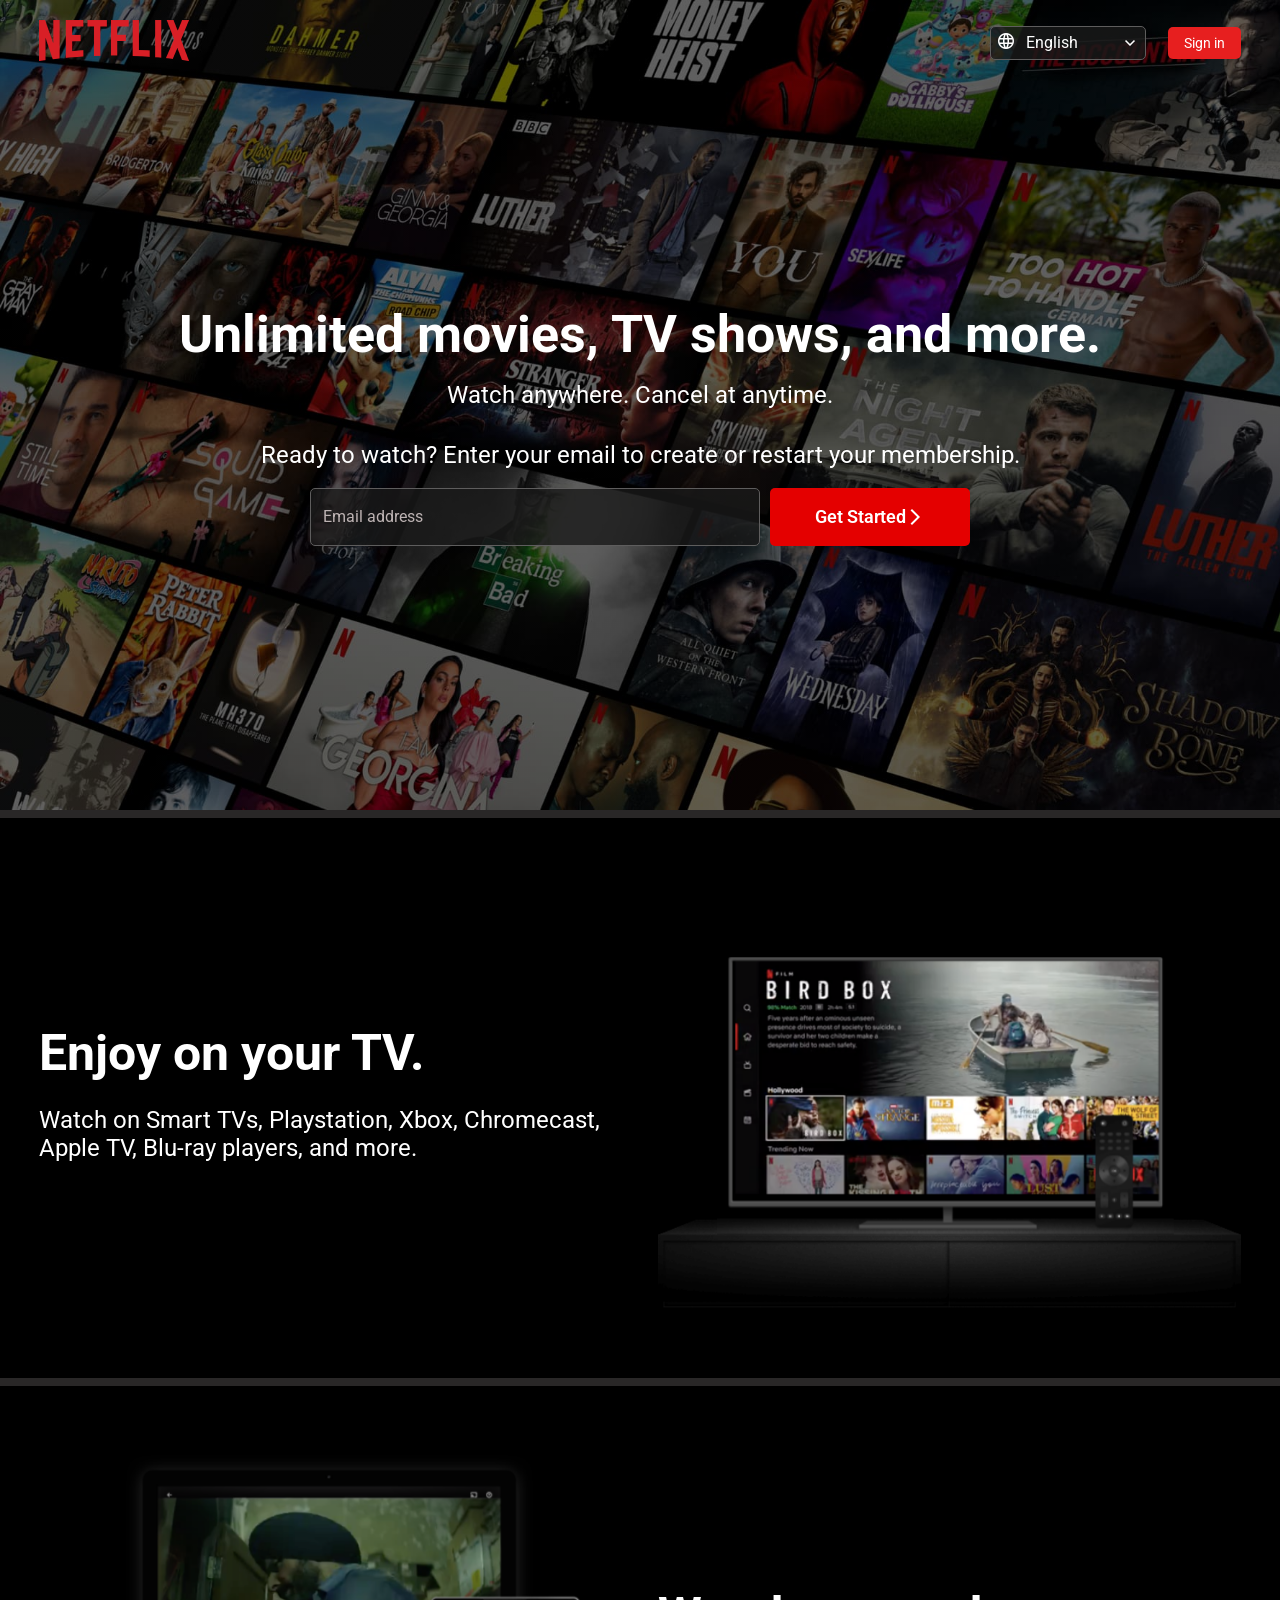
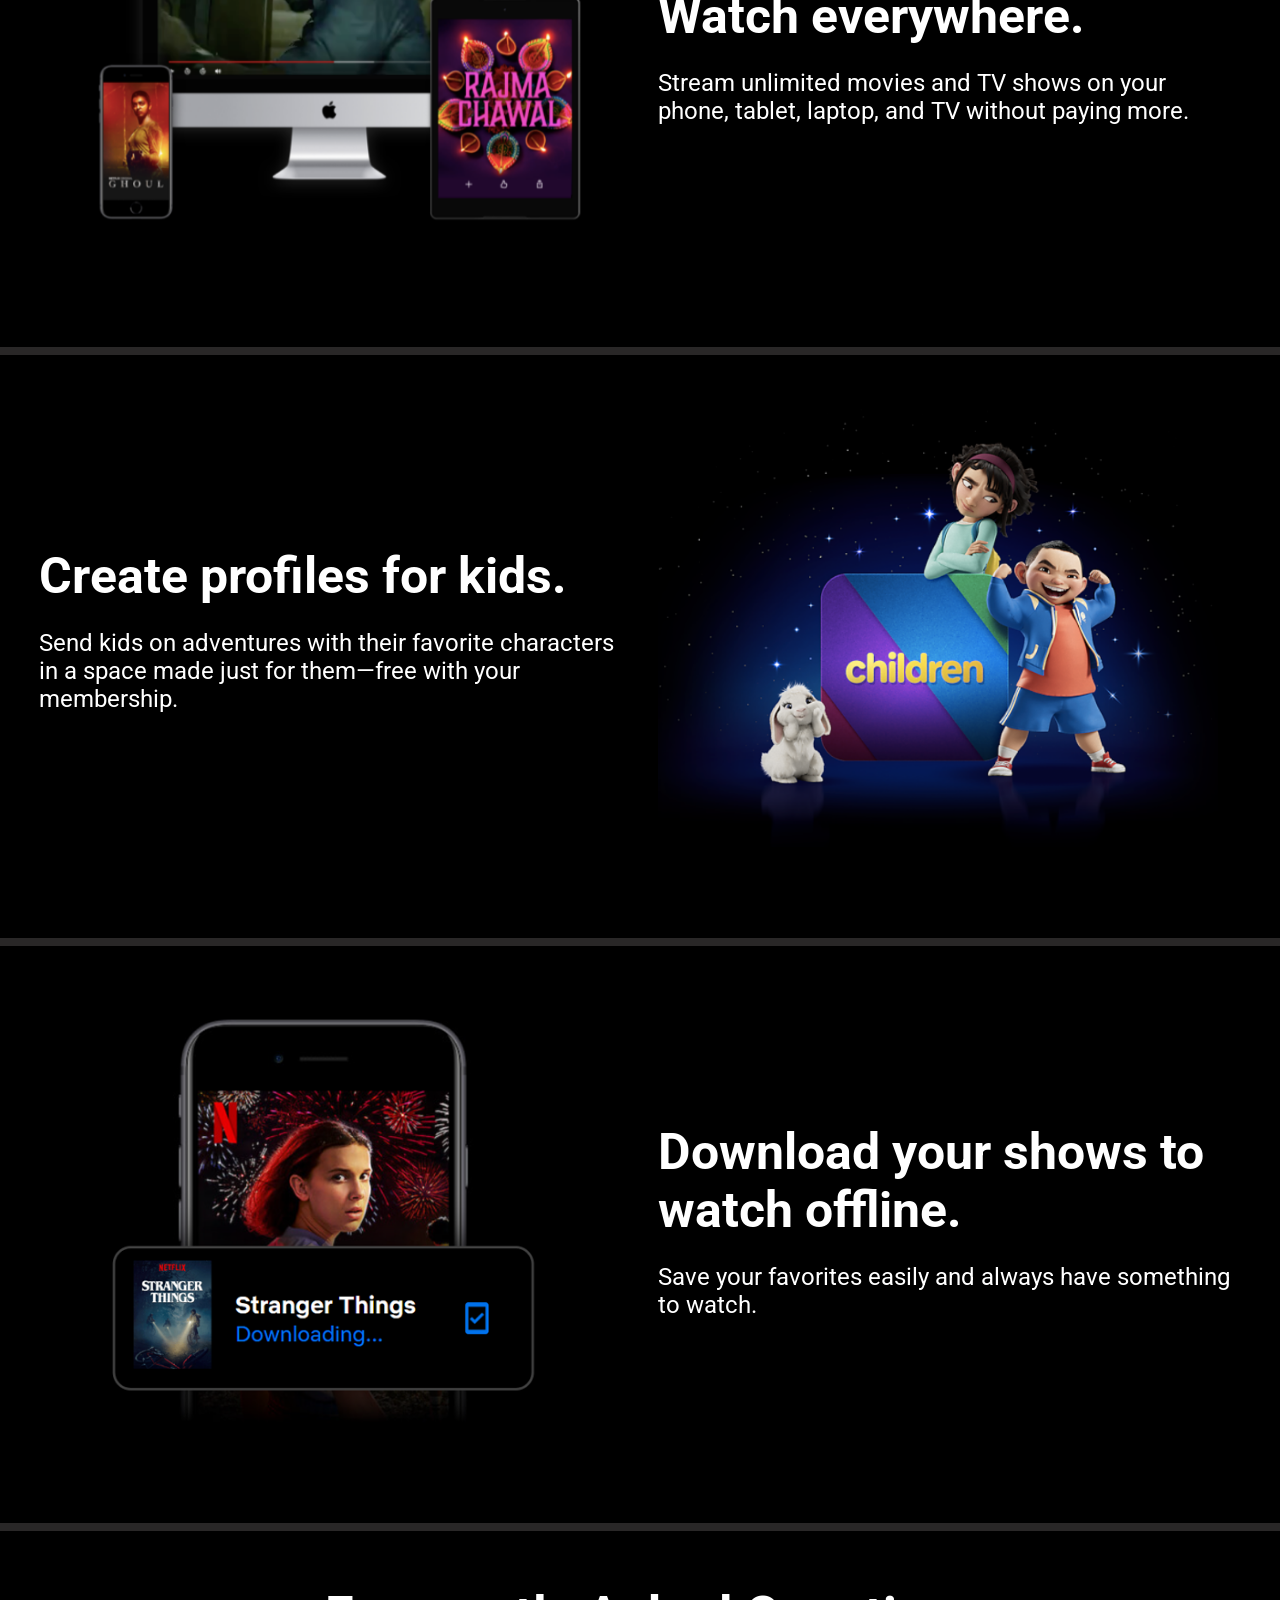
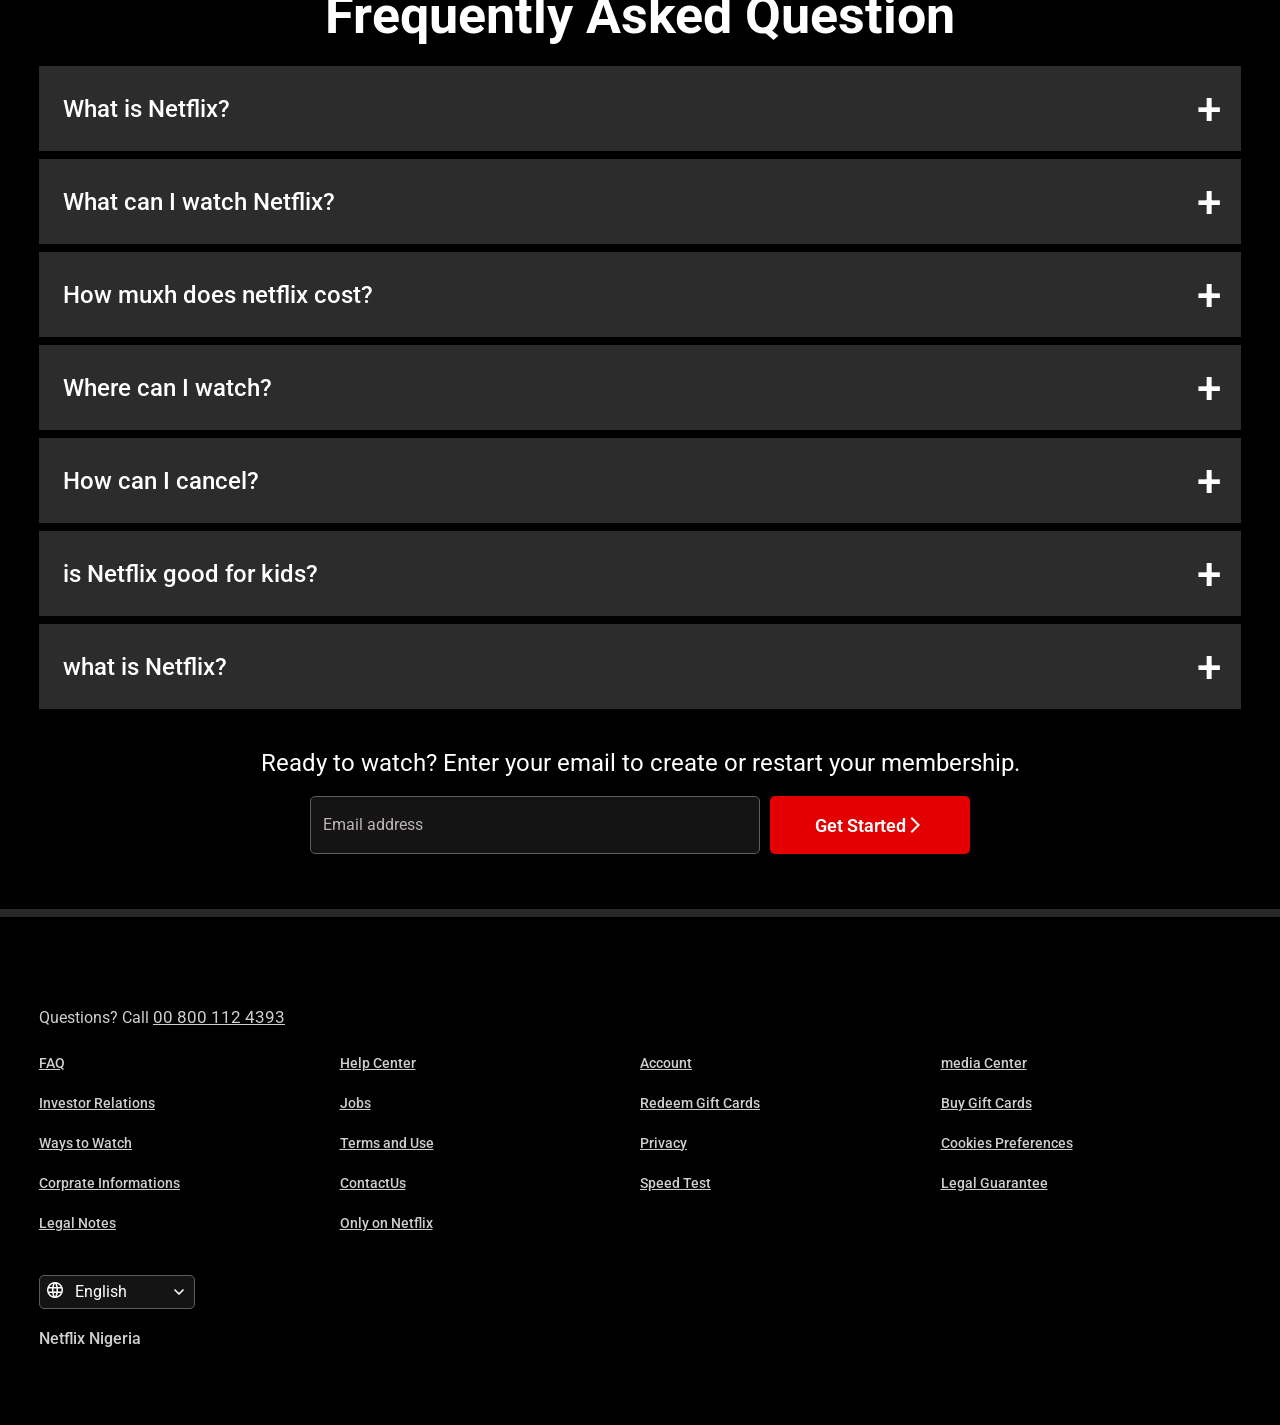
<file: netflix website/index.html>
<!DOCTYPE html>
<html lang="en">
<head>
    <meta charset="UTF-8">
    <meta http-equiv="X-UA-Compatible" content="IE=edge">
    <meta name="viewport" content="width=device-width, initial-scale=1.0">

    <!-- google fonts -->
    <link rel="preconnect" href="https://fonts.googleapis.com">
    <link rel="preconnect" href="https://fonts.gstatic.com" crossorigin>
    <link href="https://fonts.googleapis.com/css2?family=Roboto:wght@300;400;900&display=swap" rel="stylesheet">
    
    <link rel="stylesheet" href="https://fonts.googleapis.com/css2?family=Material+Symbols+Outlined:opsz,wght,FILL,GRAD@20..48,100..700,0..1,-50..200" />

    <style>
        @import url('https://fonts.googleapis.com/css2?family=Roboto:wght@300;900&display=swap');
    </style>

    <link rel="stylesheet" href="style.css">
    <title>Netflix demo website</title>
</head>
<body>
    
    <!-- section 1 -->

    <div class="header">

        <div class="wrapper-1">

            <div class="nav">

                <div class="nav-logo">
                   <a href=""><img src="img/netflix.png" alt=""></a> 
                </div>
                <div class="nav-form">

                    <div class="select-language">
                        <div class="language-icon">
                            <span class="material-symbols-outlined">
                                language
                            </span>
                        </div>
                        <select name="language" id="language">
                            <option value="english">English</option>
                            <option value="nigeria">Nigerian</option>
                        </select>
                        <span class="material-symbols-outlined">
                            keyboard_arrow_down
                        </span>
                    </div>

                    <a class="sign-in" href="sign-in.html" >Sign in</a>

                </div>

            </div>
    
            <div class="flex-container-1">

                <div class="main">
    
                    <div class="text">
                        <h1>Unlimited movies, TV shows, and more.</h1>
                        <p>Watch anywhere. Cancel at anytime.</p>
                        <p>Ready to watch? Enter your email to create or restart your membership.</p>
                    </div>

                    <div class="form">
                        <input type="email" placeholder="Email address" required>
                        <div class="get btn">
                            <a href="#">Get Started</a>
                            <span class="material-symbols-outlined">
                                arrow_forward_ios
                            </span>
                        </div>
                    </div>

                </div>

            </div>

        </div>

    </div>


    <!-- section 2 -->

    <div class="section-2">
        
        <div class="wrapper-1">

            <div class="flex-container-2">

                <div class="text">
                    <h1>Enjoy on your TV.</h1>
                    <p>Watch on Smart TVs, Playstation, Xbox, Chromecast, Apple TV, Blu-ray players, and more.</p>
               </div>
               <div class="img">
                    <img src="img/tv.png" alt="">
               </div>
            </div>
            
        </div>
       
    </div>


    <!-- section 3 -->

    <div class="section-3">
        
        <div class="wrapper-1">
            
            <div class="flex-container-2">

                <div class="text">
                    <h1>Watch everywhere.</h1>
                    <p>Stream unlimited movies and TV shows on your phone, tablet, laptop, and TV without paying more.</p>
               </div>
               <div class="img">
                    <img src="img/device-pile.png" alt="">
               </div>
            </div>
            
        </div>
       
    </div>


    <!-- section 4 -->

    <div class="section-4">
        
        <div class="wrapper-1">

            <div class="flex-container-2">

                <div class="text">
                    <h1>Create profiles for kids.</h1>
                    <p>Send kids on adventures with their favorite characters in a space made just for them—free with your membership.</p>
               </div>
               <div class="img">
                    <img src="img/kids.png" alt="">
               </div>
            </div>

        </div>
       
    </div>


    <!-- section 5 -->
    
    <div class="section-5">

        <div class="wrapper-1">

            <div class="flex-container-2">

                <div class="text">
                    <h1>Download your shows to watch offline.</h1>
                    <p>Save your favorites easily and always have something to watch.</p>
               </div>
               <div class="img">
                    <img src="img/phone.png" alt="">
               </div>
            </div>

        </div>
       
    </div>


    <!--------------------- section 6--------------------- -->

    <div class="section-6">
        
        <div class="wrapper-1">

            <div class="flex-container-2">

                <h1>Frequently Asked Question</h1>

                <div class="faq">
                    <ul class="accordion">
                        <li>
                            <input type="checkbox" name="accordion" id="first">
                            <label for="first">What is Netflix?</label>
                            <div class="content">
                                <p>
                                    Netflix is a streaming service that offers a wide variety of award-winning TV programmes, films, anime, documentaries and more - on thousands of internet-connected devices. <br> <br>

                                    You can watch as much as you want, whenever you want, without a single advert - all for one low monthly price. There's always something new to discover, and new TV programmes and films are added every week!
                                </p>
                            </div>
                        </li>
                        <li>
                            <input type="checkbox" name="accordion" id="second">
                            <label for="second">What can I watch Netflix?</label>
                            <div class="content">
                                <p>
                                    Netflix has an extensive library of feature films, documentaries, TV programmes, anime, award-winning Netflix originals and more. Watch as much as you want, anytime you want. <br> <br>
                                    <a href="#">Check out some of our content.</a>
                                </p>
                            </div>
                        </li>
                        <li>
                            <input type="checkbox" name="accordion" id="third">
                            <label for="third">How muxh does netflix cost?</label>
                            <div class="content">
                                <p>
                                    Watch Netflix on your smartphone, tablet, smart TV, laptop or streaming device, all for one fixed monthly fee. Plans range from €7,99 to €15,99 a month. No extra costs, no contracts.
                                </p>
                            </div>
                        </li>
                        <li>
                            <input type="checkbox" name="accordion" id="forth">
                            <label for="forth">Where can I watch?</label>
                            <div class="content">
                                <p>
                                    Watch anywhere, anytime. Sign in with your Netflix account to watch instantly on the web at netflix.com from your personal computer or on any internet-connected device that offers the Netflix app, including smart TVs, smartphones, tablets, streaming media players and game consoles. <br> <br>

                                    You can also download your favourite programmes with the iOS, Android, or Windows 10 app. Use downloads to watch while you're on the go and without an internet connection. Take Netflix with you anywhere.
                                </p>
                            </div>
                        </li>
                        <li>
                            <input type="checkbox" name="accordion" id="fifth">
                            <label for="fifth">How can I cancel?</label>
                            <div class="content">
                                <p>
                                    Netflix is flexible. There are no annoying contracts and no commitments. You can easily cancel your account online in two clicks. There are no cancellation fees - start or stop your account at any time.
                                </p>
                            </div>
                        </li>
                        <li>
                            <input type="checkbox" name="accordion" id="sixth">
                            <label for="sixth">is Netflix good for kids?</label>
                            <div class="content">
                                <p>
                                    The Netflix Children's experience is included in your membership to give parents control while children enjoy family-friendly TV programmes and films in their own space. <br> <br>

                                    Children's profiles come with PIN-protected parental controls that let you restrict the maturity rating of content children can watch and block specific titles you don't want children to see.
                                </p>
                            </div>
                        </li>
                        <li>
                            <input type="checkbox" name="accordion" id="seventh">
                            <label for="seventh">what is Netflix?</label>
                            <div class="content">
                                <p>
                                    Netflix has an extensive library of feature films, documentaries, TV programmes, anime, award-winning Netflix originals and more. Watch as much as you want, anytime you want. <br> <br>
                                    <a href="#">Check out some of our content.</a>
                                </p>
                            </div>
                        </li>
                    </ul>

                    <p class="text">Ready to watch? Enter your email to create or restart your membership.</p>
    
                    <div class="form">
                        <input type="text" placeholder="Email address">
                        <div class="get btn">
                            <a href="#">Get Started</a>
                            <span class="material-symbols-outlined">
                                arrow_forward_ios
                            </span>
                        </div>
                    </div>

                </div>

            </div>

        </div>

    </div>

    <!-- -------------------FOOTER------------- -->

    <div class="footer">

        <div class="wrapper-1">

            <div class="flex-container-3">

                <p class="call">Questions? Call <a href="#">00 800 112 4393</a></p>
                
                <ul class="links">
                    <li><a href="#">FAQ</a></li>
                    <li><a href="#">Help Center</a></li>
                    <li><a href="#">Account</a></li>
                    <li><a href="#">media Center</a></li>
                    <li><a href="#">Investor Relations</a></li>
                    <li><a href="#">Jobs</a></li>
                    <li><a href="#">Redeem Gift Cards</a></li>
                    <li><a href="#">Buy Gift Cards</a></li>
                    <li><a href="#">Ways to Watch</a></li>
                    <li><a href="#">Terms and Use</a></li>
                    <li><a href="#">Privacy</a></li>
                    <li><a href="#">Cookies Preferences</a></li>
                    <li><a href="#">Corprate Informations</a></li>
                    <li><a href="#">ContactUs</a></li>
                    <li><a href="#">Speed Test</a></li>
                    <li><a href="#">Legal Guarantee</a></li>
                    <li><a href="#">Legal Notes</a></li>
                    <li><a href="#">Only on Netflix</a></li>
                </ul>

                <div class="select-language">
                    <div class="language-icon">
                        <span class="material-symbols-outlined">
                            language
                        </span>
                    </div>
                    <select name="language" id="language">
                        <option value="english">English</option>
                        <option value="nigeria">Nigerian</option>
                    </select>
                    <span class="material-symbols-outlined">
                        keyboard_arrow_down
                    </span>
                </div>

                
                <p class="netflix-nig">Netflix Nigeria</p>

            </div>

        </div>

    </div>

</body>
</html>
</file>
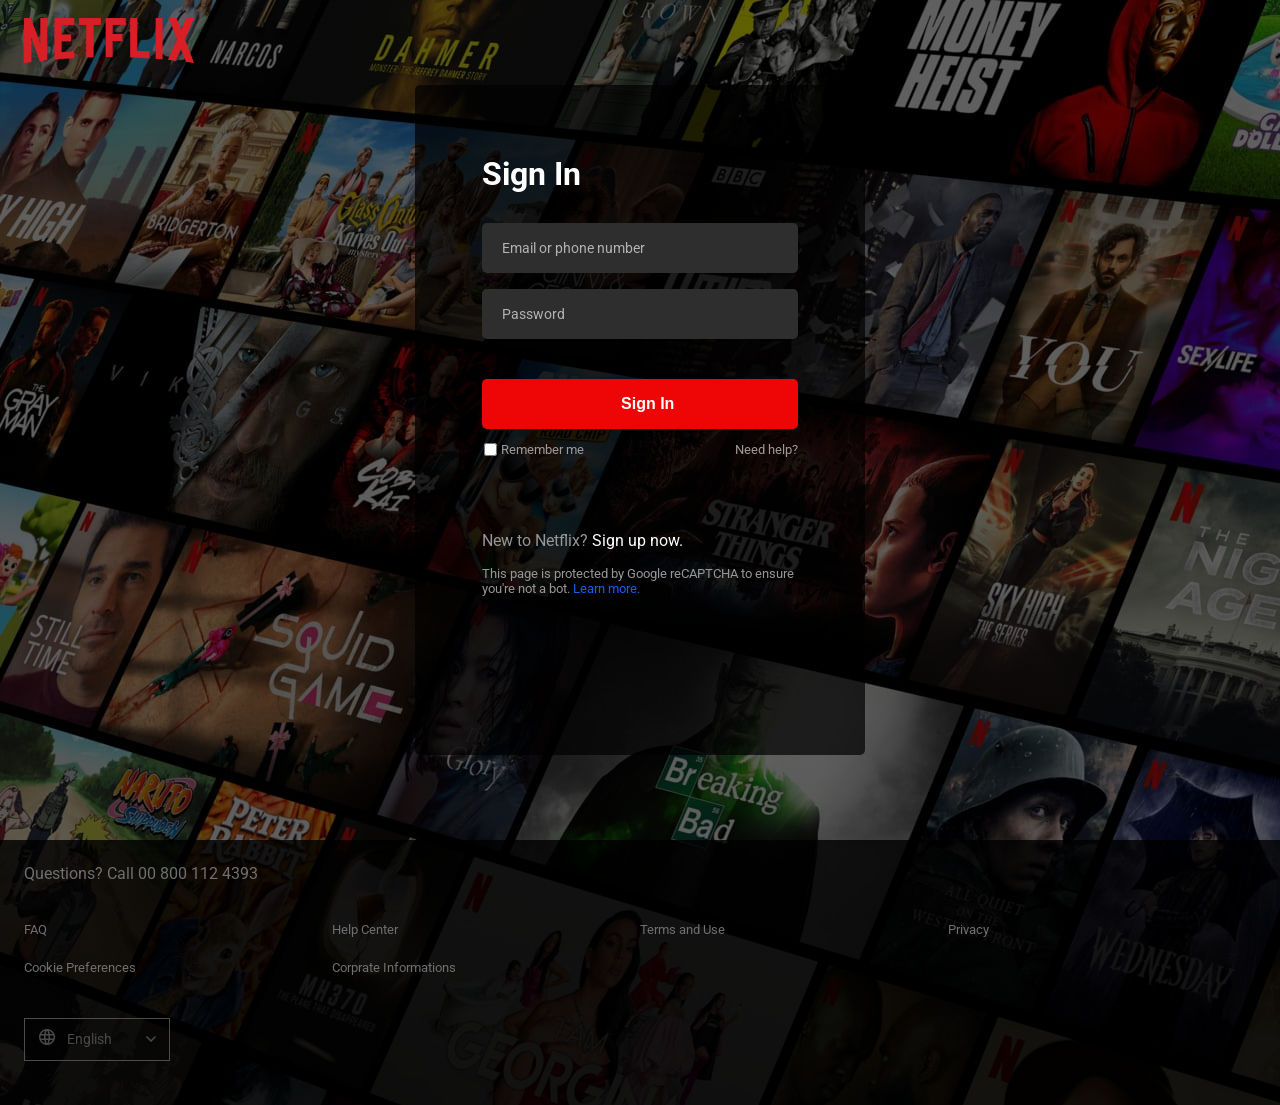
<file: netflix website/sign-in.html>
<!DOCTYPE html>
<html lang="en">
<head>
    <meta charset="UTF-8">
    <meta http-equiv="X-UA-Compatible" content="IE=edge">
    <meta name="viewport" content="width=device-width, initial-scale=1.0">

    <!-- google fonts -->
    <link rel="preconnect" href="https://fonts.googleapis.com">
    <link rel="preconnect" href="https://fonts.gstatic.com" crossorigin>
    <link href="https://fonts.googleapis.com/css2?family=Roboto:wght@300;400;900&display=swap" rel="stylesheet">
    
    <link rel="stylesheet" href="https://fonts.googleapis.com/css2?family=Material+Symbols+Outlined:opsz,wght,FILL,GRAD@20..48,100..700,0..1,-50..200" />

    <style>
        @import url('https://fonts.googleapis.com/css2?family=Roboto:wght@300;900&display=swap');
    </style>

    <link rel="stylesheet" href="sign-in.css">
    <title>Netflix demo website</title>
</head>
<body>
    
    <div class="section-1">

        <div class="wrapper-1">

            <div class="nav">

                <div class="nav-logo">
                    <a href="index.html"><img src="img/netflix.png" alt=""></a> 
                </div>

            </div>

            <div class="form-container">

                <div class="form">

                    <h1>Sign In</h1>
                    <form action="get">
                        <input class="fill" type="email" name="email" id="email" placeholder="Email or phone number">
                        <input class="fill" type="password" name="password" id="password" placeholder="Password">
                        <input class="sign-in" type="submit" name="submit" value="Sign In" id="password" >
                        <div class="radio-btn">
                            <div class="check-box">
                                <input type="checkbox" name="" id="">
                                <p>Remember me</p>
                            </div>
                            <a href="#">Need help?</a>
                        </div>
                    </form>
    
                    <div class="text">
                        <p>New to Netflix? <a href="#">Sign up now.</a></p>
                        <input type="radio" name="learnMore" id="learnMore">
                        <p class="reCAPTCHA">
                            This page is protected by Google reCAPTCHA to ensure you're not a bot.
                            <label for="learnMore">Learn more.</label>
                        </p>
                        <p class="learnMore">
                            The information collected by Google reCAPTCHA is subject to the Google <a href="#">Privacy Policy</a> and <a href="#">Terms of Service</a>, and is used for providing, maintaining and improving the reCAPTCHA service and for general security purposes (it is not used for personalised advertising by Google).
                        </p>
                        
                    </div>
    
                </div>

            </div>

        </div>

    </div>   

    <div class="footer">

        <div class="wrapper-1">

            <div class="flex-container">

                <p class="call">Questions? Call <a href="#">00 800 112 4393</a></p>
                
                <ul class="options">
                    <li><a href="#">FAQ</a></li>
                    <li><a href="#">Help Center</a></li>
                    <li><a href="#">Terms and Use</a></li>
                    <li><a href="#">Privacy</a></li>
                    <li><a href="#">Cookie Preferences</a></li>
                    <li><a href="#">Corprate Informations</a></li>
                </ul>

                <div class="select-language">
                    <div class="language-icon">
                        <span class="material-symbols-outlined">
                            language
                        </span>
                    </div>
                    <select name="language" id="language">
                        <option value="english">English</option>
                        <option value="nigeria">Nigerian</option>
                    </select>
                    <span class="material-symbols-outlined">
                        keyboard_arrow_down
                    </span>
                </div>

            </div>

        </div>

    </div>

</body>
</file>
<file: netflix website/style.css>
* {
    margin: 0;
    padding: 0;
    box-sizing: border-box;
}

/* -------------------custom stylings---------------- */

:root {
    --faint-black: rgb(41, 39, 39);
    --black: rgb(0, 0, 0);
    --dark-red: rgb(228, 0, 0);
    --white: rgb(255, 255, 255);
    --hover-color: rgb(48, 48, 48);
    --footer-text-color: rgb(206, 206, 206);
  }

body{
    background-color: var(--faint-black);
    font-family: 'Roboto', sans-serif;
    color: #ffffff;
}

.wrapper-1 {
    max-width: 1060px;
    max-width: 1250px;
    height: 100%;
    margin: 0 auto;
    padding: 0 24px;
}

.flex-container-1 {
    min-width: 100%;
    height: 88%;
    display: flex;
    justify-content: center;
    align-items: center;
    flex-direction: column;
}

.flex-container-2 {
    min-width: 100%;
    height: 100%;
    padding: 54px 0;
    display: flex;
    justify-content: center;
    align-items: center;
    flex-direction: column;
}

.flex-container-3 {
    min-width: 100%;
    height: 100%;
    padding: 24px 0;
    display: flex;
    justify-content: center;
    align-items: center;
    flex-direction: column;
}

.header,
.section-2,
.section-3,
.section-4,
.section-5,
.section-6  {
    width: 100%;
    background-color: #000000;
    margin-bottom: 8px;
}

.text,
.img {
    width: 100%;
    flex-basis: 50%;
    text-align: center;
}

img {
    max-width: 100%;
    height: auto;
}

.text h1 {
    margin-bottom: 16px;
}




/* ----------------section 1-------------------------- */
.header {
    min-height: 480px;
    background-image: linear-gradient(rgba(0,0,0,0.5), rgba(0, 0,0,0.5)), url("img/img-tiles.jpg");
    background-size: cover;
    background-repeat: no-repeat;
}

.nav {
    width: 100%;
    min-height: 85px;
    display: flex;
    justify-content: space-between;
    align-items: center;
}

.nav-logo {
    color: var(--dark-red);
}

.nav-logo img {
    width: 90px;
}

.nav-form {
    display: flex;
    justify-content: center;
    align-items: center;
}

.select-language {
    width: 56px;
    height: 34px;
    padding: 0 5px;
    border: 1px solid #5e5d5d;
    background-color: rgba(26, 25, 25, 0.8);
    display: flex;
    justify-content: space-around;
    align-items: center;
    cursor: pointer;
    border-radius: 5px;
}

.select-language select {
    display: none;
}

a.sign-in {
    background-color: rgb(231, 31, 31);
    border: 0;
    border-radius: 5px;
    margin-left: 8px;
    color: #ffffff;
    font-size: 14px;
    padding: 8px 16px;
    display: inline-flex;
    cursor: pointer;
    position: relative;
    text-decoration: none;
    font-weight: 400;
    transition: background-color 0.5s;
}

a.sign-in:hover {
    background-color: var(--hover-color);
}

.material-symbols-outlined {
    color: #ffffff;
    font-size: 20px;
}

.main {
    width: 100%;
    min-height: 325px;
    padding-top: 40px;
}

.text {
    text-align: center;
}

.text :nth-child(2) {
    margin-top: 12px;
}

.text :nth-child(3) {
    margin-top: 32px;
}

.form {
    width: 100%;
    height: 120px;
    display: flex;
    justify-content: center;
    align-items: center;
    flex-direction: column;
    margin-top: 18px;
}

.form input {
    width: 400px;
    height: 48px;
    border: none;
    border-radius: 5px;
    border: 1px solid #5e5d5d;
    background-color: rgba(26, 25, 25, 0.8);
    outline: none;
    padding: 12px;
    color: #ffffff;
    font-size: 16px;
    margin-bottom: 16px;
    position: relative;
}

.form input::before {
    width: 100px;
    height: 100px;
    background-color: aqua;
    position: absolute;
    z-index: 1;
}

.form input:focus {
    border: 2px solid #ffffff;
}

::placeholder {
    color: rgb(189, 179, 179);
    font-size: 16px;
    font-family: 'Roboto', sans-serif;
}

.form .get {
    width: 160px;
    height: 48px;
    background-color: var(--dark-red);
    display: flex;
    justify-content: center;
    align-items: center;
    border-radius: 5px;
    cursor: pointer;
    transition: background-color 0.5s;
}

.form .get:hover {
    background-color: var(--hover-color);
}

.form .get a {
    text-decoration: none;
    color: #ffffff;
    font-size: 18px;
    font-weight: 400;
}

button {
    display: inline-flex;
}

/*---------------------------- section 2--------------- */
.section-2 {
    min-height: 560px;
}


/*-------------------------- section 3 ---------------------*/
.section-3 {
    min-height: 561px;
}


/*------------------------- section 4-------------- */
.section-4 {
    min-height: 583px;
}


/* ----------------------section 5------------------ */
.section-5 {
    min-height: 577px;
}


/*--------------------- section 6 -------------------------*/
.section-6 {
    min-height: 860px;
}

.section-6 h1 {
    margin-bottom: 20px;
}

.faq {
    text-align: center;
    font-size: 18px;
    background-color: #000000;
}

.faq h1 {
    font-weight: 500;
    font-size: 40px;
}

.acordion {
    margin: 60px auto;
    width: 100%;
    max-width: 750px;
}

.accordion li {
    list-style: none;
    width: 100%;
    margin-bottom: 6px;
}

.accordion li label {
    display: flex;
    align-items: center;
    padding: 24px 24px;
    font-size: 18px;
    font-weight: 500;
    background: #2c2c2c;
    margin-bottom: 2px;
    cursor: pointer;
    position: relative;
    margin-bottom: 2px;
}

label:hover {
    background-color: #5e5d5d;
}

label::after {
    content: "+";
    font-size: 34px;
    position: absolute;
    right: 20px;
    transition: transform 0.5s;
}

input[type="checkbox"] {
    display: none;
}

.accordion .content {
    background: #303030;
    text-align: left;
    padding: 0 20px;
    max-height: 0;
    overflow: hidden;
    transition: max-height 0.5s, padding 0.5s;
}

.accordion .content a {
    color: #ffffff;
}

.accordion input[type="checkbox"]:checked + label + .content {
    max-height: 600px;
    padding: 30px 20px;
}

.accordion input[type="checkbox"]:checked + label::after {
    transform: rotate(135deg);
}

.section-6 .text {
    margin-top: 38px;
}

.form {
    display: flex;
    justify-content: center;
    align-items: center;
    flex-direction: column;
    border-radius: 5px;
}

.form .get {
    width: 160px;
    height:48px;
    background-color: var(--dark-red);
    display: flex;
    justify-content: center;
    align-items: center;
    border-radius: 5px;
}

.form .get a {
    text-decoration: none;
    color: #ffffff;
    font-weight: 600;
}


/*--------------------- footer-------------------- */
.footer {
    width: 100%;
    height: 508px;
    background-color: #000000;
    color: var(--footer-text-color);
}

.footer .call {
    width: 100%;
    font-weight: 400;
    font-size: 16px;
    color: var(--footer-text-color);
    margin-bottom: 26px;
}

.footer .call a {
    font-size: 17px;
    font-weight: 400;
    text-decoration: underline;
    color: var(--footer-text-color);
    width: 100%;
}

/* ul */
.links {  
    display: grid;
    grid-template-columns: 1fr 1fr;
    width: 100%;
    min-height: 300px;
    margin-bottom: 10px;
    color: var(--footer-text-color);
}

.footer ul li {
    min-width: 54px;
    list-style: none;
}

.footer ul li a {
    font-size: 14px;
    font-weight: 500;
    color: var(--footer-text-color);
}

.footer .select-language {
    margin: 12px 0 20px 0;
}

.footer .links a:active {
    color: var(--dark-red);
}

.netflix-nig,
.footer .select-language {
    align-self: flex-start;
}

.footer .net-nig  {
    margin-bottom: 18px;
}

.footer .lang {
    background-color: rgba(22, 22, 22, 0.8);
}

.netflix-nig {
    color: var(--footer-text-color);
    font-size: 16px;
    font-weight: 500;
}



/*--------------------- MEDIA QUERIES ----------------*/


/*  -------------------TABLET SCREEN---------------------  */
/* section 1 tablet */

@media (min-width: 600px) {

    /* ------------section 1 tablet------------------- */
    .header{
        height: 66vh;
    }
    
    .main {
        padding-top: 25px;
    }

    .main-form  {
        flex-direction: row;
        height: 60px;
    }

    .main-form input {
        width: 360px;
        height: 58px;
        margin-right: 10px;
        margin-bottom: 0px;
    }

    .main-form .get {
        width: 200px;
        height: 58px;
    }

    .nav-logo img {
        width: 150px;
    }

    button.lang {
        display: block;
    }

    .select-language {
        width: 156px;
    }

    .select-language select {
        display: block;
        width: 100%;
        height: 100%;
        appearance: none;
        background-color: transparent;
        border: 0;
        color: #ffffff;
        font-family: 'Roboto', sans-serif;
        font-size: 16px;
        font-weight: 400;
        margin-left: 10px;
        outline: none;
        cursor: pointer;
    }


    /*------------------ section 6 tablet -------------------*/
    
    .section-6 a {
        font-size: 24px;
    }

    .accordion li label {
        font-size: 24px;
        width: 100%;
        height: 85px;
    }

    label::after {
        font-size: 44px;
    }

    .content {
        font-size: 24px;
    }

    .item span {
        font-size: 48px;
    } 

    .form {
        height: 60px;
        flex-direction: row;
    }

    .form input {
        width: 250px;
        height: 58px;
        margin-right: 10px;
        margin-bottom: 0px;
    }

    .form .get {
        width: 200px;
        height: 58px;
    }


    /*------------------------- footer tablet----------------- */
    .footer {
        min-height: 350px;
    }

    .links {
        grid-template-columns: 1fr 1fr 1fr;
       
    }
        
    .footer .call {
        margin-top: 12px;
    }
    
    .footer .options {
        height: 200px;
    }
    
    .option a {
       font-weight: 600;
    }
    
    .footer .lang {
        margin: 2px 0 20px 0;
    }



}




/*--------------------- LAPTOP AND DESKTOP-------------------  */

@media (min-width: 960px) {
    
    /* ------------------costom styling ------------------*/
    .section-2 .text,
    .section-3 .text,
    .section-4 .text,
    .section-5 .text {
        width: 95%;
        text-align: left;
    }

    .header .main .text h1 {
        font-size: 52px;
    }

    .section-2 .text {
        margin-right: 35px;
    }

    .section-3 .text {
        margin-left: 35px;
    }

    .section-4 .text {
        margin-right: 35px;
    }

    .section-5 .text {
        margin-left: 35px;
    }

    .text {
        margin-bottom: 0;
    }

    .main-text h1 {
        font-size: 50px;
    }

    .flex-container-2 .text h1 {
        font-size: 50px;
        margin-bottom: 24px;
    }

    p {
        font-size: 24px;
    }


    /* ---------------------section 1 desktop-------------------- */
    .header {
        height: 90vh;
    }

    .select-language {
        margin-right: 14px;
    }


    /* ---------------------section 2 desktop----------------- */
    .section-2 .flex-container-2 {
        flex-direction: row;
    }


    /*---------------- section 3 desktop -----------------*/
    .section-3 .flex-container-2 {
        flex-direction: row-reverse;
    }


    /* --------------section 4 desktop------------------ */
    .section-4 .flex-container-2 {
        flex-direction: row;
    }


    /*---------------- section 5 desktop-------------------- */
    .section-5 .flex-container-2 {
        flex-direction: row-reverse;
    }

    /* --------------section 6 desktop -------------------*/

    .section-6 h1 {
        font-size: 52px;
    }


    .form input {
        width: 450px;
    }

    /* ----------------footer desktop--------------------- */
    .links {
        grid-template-columns: 1fr 1fr 1fr 1fr;
        min-height: 200px;
    }

}
</file>
<file: netflix website/sign-in.css>
* {
    margin: 0;
    padding: 0;
    box-sizing: border-box;
}

:root {
    --faint-black: rgb(41, 39, 39);
    --black: rgb(0, 0, 0);
    --dark-red: rgb(228, 0, 0);
    --white: #ffffff;
  }

body{
    height: auto;
    background-color: var(--faint-black);
    font-family: 'Roboto', sans-serif;
    color: #ffffff;
    background-image: linear-gradient(rgba(0,0,0,0.5), rgba(0, 0,0,0.5)), url("img/img-tiles.jpg");
    background-repeat: no-repeat;
}

.wrapper-1 {
    max-width: 1480px;
    height: 100%;
    margin: 0 auto;
    padding: 0 24px;
}

.flex-container {
    min-width: 100%;
    height: 100%;
    padding: 24px 0;
    display: flex;
    justify-content: center;
    align-items: center;
    flex-direction: column;
}

.section-1,
.section-2 {
    width: 100%;
    background-color: #000000;
    margin-bottom: 8px;
}

ul {
    display: block;
}

li {
    list-style: none;
}


/* section 1 */

.section-1 {
    min-height: 630px;
    margin-bottom: 2px;
}

.nav {
    width: 100%;
    min-height: 85px;
    display: flex;
    justify-content: space-between;
    align-items: center;
}

.nav-logo {
    color: var(--dark-red);
}

.nav-logo img {
    width: 170px;
}

.nav-form {
    display: flex;
    justify-content: center;
    align-items: center;
}

.select-language {
    width: 146px;
    height: 24px;
    padding-left: 12px;
    padding-right: 8px;
    border: 1px solid #4d4b4b;
    display: flex;
    justify-content: space-between;
    align-items: center;
    cursor: pointer;
}

.select-language select {
    width: 100%;
    height: 100%;
    appearance: none;
    background-color: transparent;
    border: 0;
    color: #4b4a4a;
    font-family: 'Roboto', sans-serif;
    font-size: 14px;
    font-weight: 400;
    margin-left: 10px;
    outline: none;
    cursor: pointer;
}

.select-language span {
    color: #4b4a4a;
}

.material-symbols-outlined {
    color: #ffffff;
    font-size: 20px;
}

form {
    margin-bottom: 54px;
}

.form h1 {
    margin-top: 10px;
    margin-bottom: 30px;
}

form input.fill,
input.sign-in {
    width: 100%;
    height: 50px;
    border-radius: 5px;
    outline: none;
    background-color: #2e2e2e;
    color: #ffffff;
    padding: 0 20px;
    margin-bottom: 16px;
    border: none;
    font-size: 16px;
}

input.sign-in {
    background-color: rgb(238, 6, 6);
    cursor: pointer;
}

::placeholder {
    color: #b3b3b3;
    font-family: 'Roboto', sans-serif;
    font-size: 14px;
}

form input.sign-in {
    margin-top: 24px;
    margin-bottom: 8px;
    padding: 16px 44%;
    font-weight: 700;
    font-size: 16px;
}

form .radio-btn {
    width: 100%;
    height: 24px;
    display: flex;
    justify-content: space-between;
    align-items: center;
}

form .radio-btn .check-box {
    height: 20px;
    display: flex;
    align-items: center;
    margin-left: 2px;
}
form .radio-btn .check-box p,
form .radio-btn a  {
    font-size: 13px;
    font-weight: 400;
    margin-left: 4px;
    color: #a09999;
}

form .radio-btn a {
    text-decoration: none;
}

form .radio-btn a:hover {
    text-decoration: underline;
}

.text p {
    color: rgb(151, 151, 151);
    margin-bottom: 16px;
}

.text p a {
    color: white;
    cursor: pointer;
    text-decoration: none;
}

.text p a:hover {
    text-decoration: underline;
}

.text p span:hover {
    text-decoration: underline;
}

.text .reCAPTCHA ,
.text .learnMore {
    font-size: 13px;
}

.text .reCAPTCHA {
    margin-bottom: 28px;
}

.text .learnMore {
    
    display: none;
}

.text .learnMore a {
    text-decoration: none;
    color: rgb(30, 100, 231);
}

.text .learnMore a:hover {
    text-decoration: underline;
}

.text input {
    appearance: none;
    position: absolute;
}

.text label {
    text-decoration: none;
    color: rgb(17, 96, 243);
}

.text input[type="radio"]:checked + .reCAPTCHA + .learnMore {
    display: block;
    transition: all 0.5s;
} 

.text input[type="radio"]:checked + .reCAPTCHA label {
    display: none;
}

.text label:hover {
    text-decoration: underline;
    cursor: pointer;
}



/* footer */
.footer {
    width: 100%;
    height: 295px;
    background-color: #000000;
}

.footer p {
    font-weight: 400;
    font-size: 16px;
    color: #706e6e;
}

.footer a {
    font-size: 0.8em;
    font-weight: 400;
    text-decoration: none;
    color: #706e6e;
    width: 100%;
}

.footer p a {
    font-size: 16px;
}

.footer a:hover {
    text-decoration: underline;
}

.footer .call {
    width: 100%;
    margin-bottom: 36px;
}

.options {
    display: grid;
    grid-template-columns: 1fr 1fr;
    width: 100%;
    height: 90px;
    margin-bottom: 10px;
}

.footer .select-language {
    margin: 12px 0 20px 0;
    height: 50px;
}

.footer .options a:active {
    color: var(--dark-red);
}

.netflix-nig,
.footer .select-language {
    align-self: flex-start;
}

.footer .net-nig  {
    margin-bottom: 18px;
}

.net-nig p {
    color: #bebebe;
    font-size: 14px;
    font-weight: 600;
}



/* MEDIA QUERY */

/* tablet */

@media (min-width: 741px) {

    /* section 1 */

    

    .section-1 {
    margin-bottom: 0;
    background: none;
    }

    .section-1 {
        min-height: 840px;
       
    }

    form {
        margin-bottom: 70px;
    }

    .form-container {
        width: 450px;
        height: 670px;
        margin: 0 auto;
        padding: 60px 67px;
        background-color: aqua;
        border-radius: 5px;
        background-color: rgb(0, 0, 0, 0.7);
    }

    /* footer */

    .footer {
        width: 100%;
        height: 265px;
        background-color: rgb(0, 0, 0, 0.8);
    } 

    .options {
        display: grid;
        grid-template-columns: 1fr 1fr 1fr 1fr;
        width: 100%;
        height: 90px;
        margin-bottom: 10px;
    }

    
    



}
</file>
